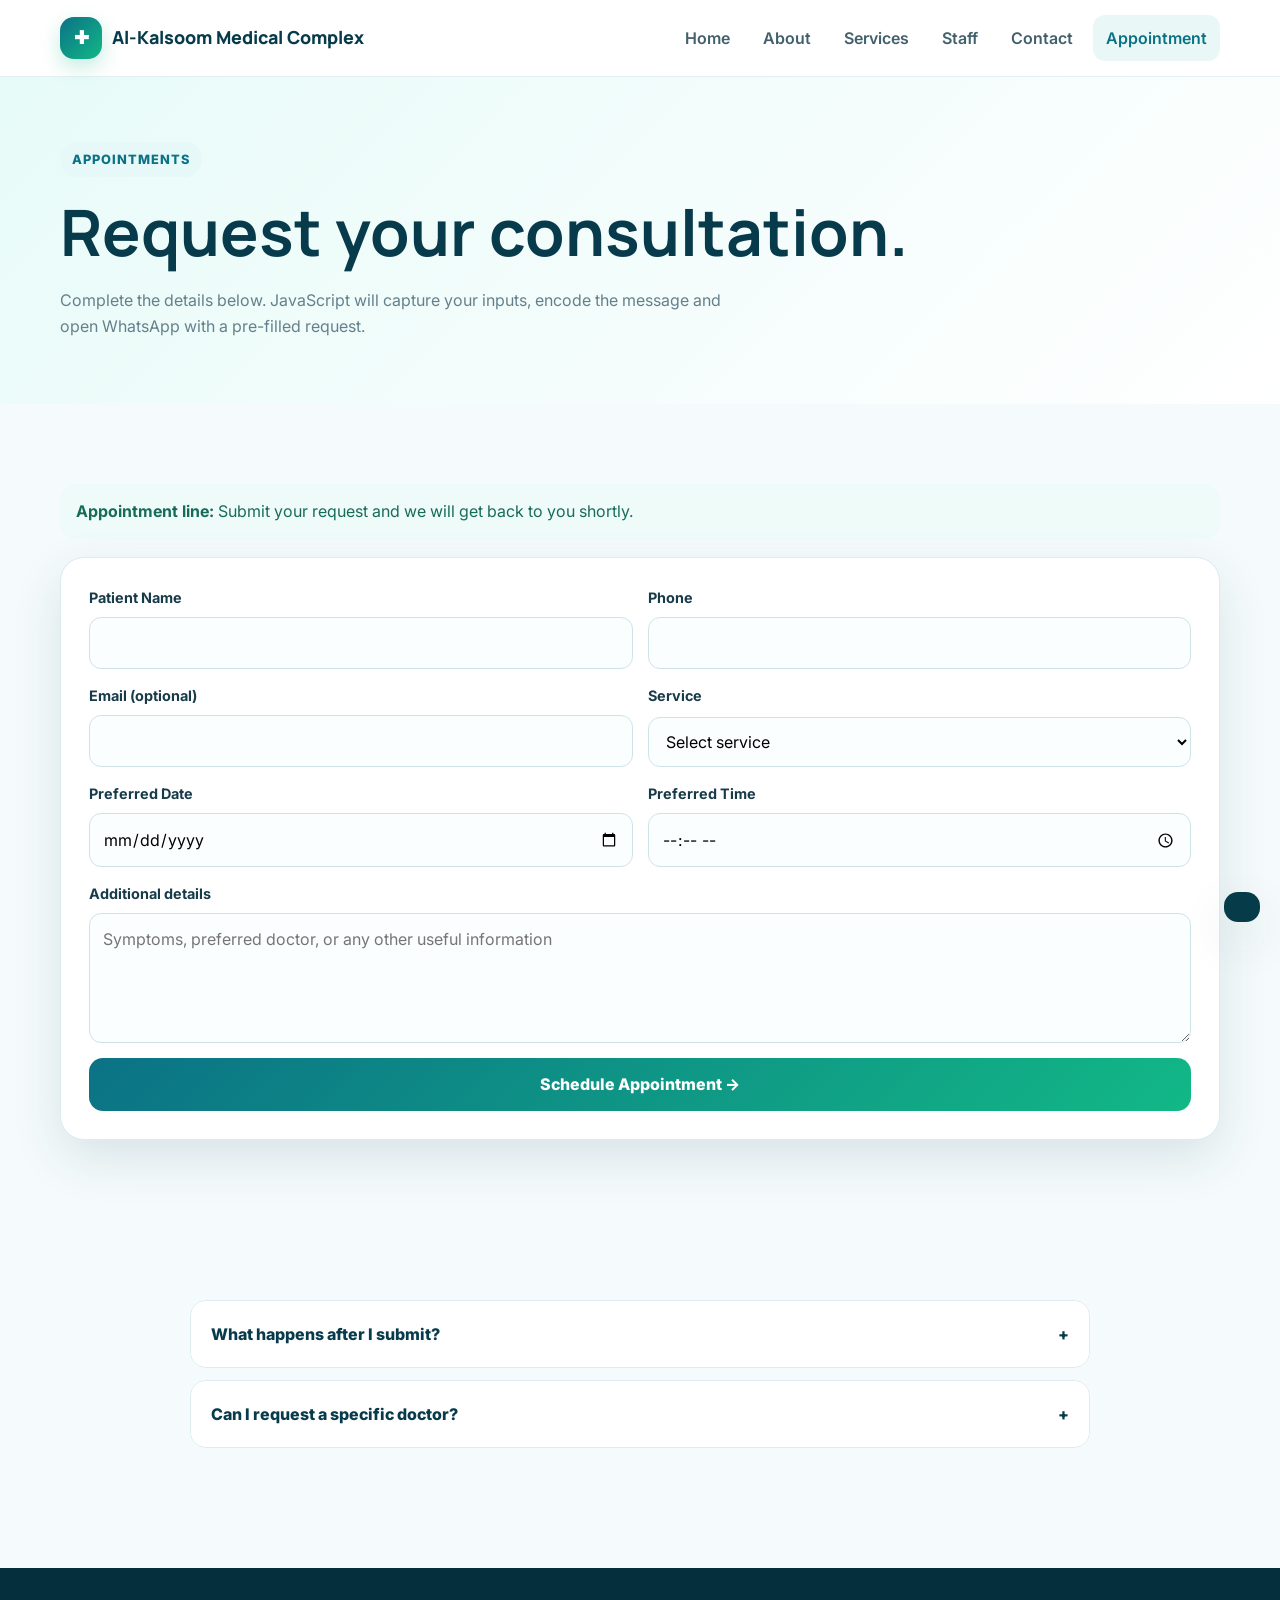
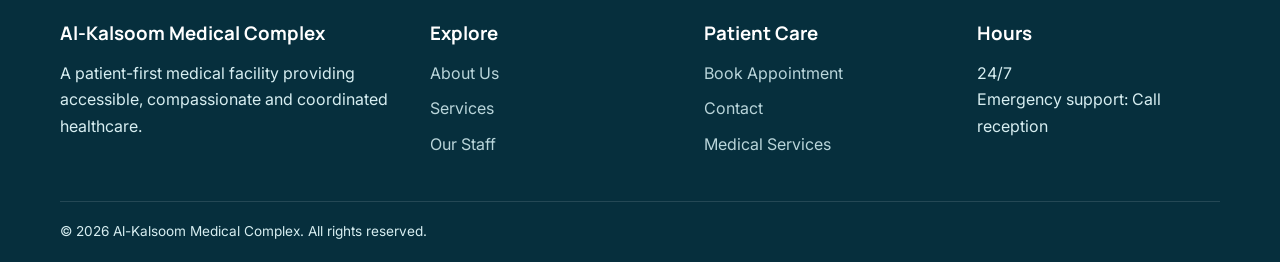
<file: appointment.html>
<!doctype html>
<html lang="en">
<head>
  <meta charset="utf-8">
  <meta name="viewport" content="width=device-width, initial-scale=1">
  <meta name="description" content="Al-Kalsoom Medical Complex — compassionate, modern healthcare.">
  <title>Appointment | Al-Kalsoom Medical Complex</title>
  <link rel="stylesheet" href="style.css">
</head>
<body>
<header class="navbar">
  <div class="container nav-inner">
    <a class="logo" href="index.html" aria-label="Al-Kalsoom Medical Complex home">
      <span class="logo-mark">✚</span>
      <span>Al-Kalsoom Medical Complex</span>
    </a>
    <button class="menu-btn" type="button" aria-label="Open navigation" aria-expanded="false">☰</button>
    <nav class="nav-links" aria-label="Main navigation">
      <a href="index.html">Home</a>
      <a href="about.html">About</a>
      <a href="services.html">Services</a>
      <a href="staff.html">Staff</a>
      <a href="contact.html">Contact</a>
      <a href="appointment.html">Appointment</a>
    </nav>
  </div>
</header>
<main>

<section class="page-hero"><div class="container">
  <span class="eyebrow">Appointments</span>
  <h1>Request your consultation.</h1>
  <p>Complete the details below. JavaScript will capture your inputs, encode the message and open WhatsApp with a pre-filled request.</p>
</div></section>

<section class="section"><div class="container appointment-container">
  <div class="notice"><b>Appointment line:</b>  Submit your request and we will get back to you shortly.</div>
  <div class="form-wrap">
    <form data-wa-form="Appointment Request">
      <div class="form-grid">
        <div class="field"><label for="patient-name">Patient Name</label><input id="patient-name" name="patient_name" required></div>
        <div class="field"><label for="patient-phone">Phone</label><input id="patient-phone" name="phone" type="tel" required></div>
        <div class="field"><label for="patient-email">Email (optional)</label><input id="patient-email" type="email" name="email"></div>
        <div class="field"><label for="patient-service">Service</label><select id="patient-service" name="service" required><option value="">Select service</option><option>Cardiology & Heart Care</option><option>Advanced Diagnostics</option><option>Pediatrics & Child Health</option><option>Dermatology & Skin Care</option><option>Orthopedics & Pain Care</option><option>Women's Health & Gynecology</option></select></div>
        <div class="field"><label for="preferred-date">Preferred Date</label><input id="preferred-date" type="date" name="preferred_date" required></div>
        <div class="field"><label for="preferred-time">Preferred Time</label><input id="preferred-time" type="time" name="preferred_time" required></div>
        <div class="field full"><label for="appointment-details">Additional details</label><textarea id="appointment-details" name="details" placeholder="Symptoms, preferred doctor, or any other useful information"></textarea></div>
        <div class="field full"><button class="btn btn-primary" type="submit">Schedule Appointment →</button></div>
      </div>
    </form>
  </div>
</div></section>

<section class="section"><div class="container">
  <div class="faqs">
    <div class="faq"><button type="button" aria-expanded="false"><span>What happens after I submit?</span><span>+</span></button><div class="faq-content">WhatsApp opens with a message containing your form details. Review it and press Send so the appointment team can respond.</div></div>
    <div class="faq"><button type="button" aria-expanded="false"><span>Can I request a specific doctor?</span><span>+</span></button><div class="faq-content">Yes. Include the doctor's name in the additional details field, or open a staff card and use its dedicated form.</div></div>
  </div>
</div></section>
</main>
<footer class="footer">
  <div class="container">
    <div class="footer-grid">
      <div>
        <h3>Al-Kalsoom Medical Complex</h3>
        <p>A patient-first medical facility providing accessible, compassionate and coordinated healthcare.</p>
      </div>
      <div>
        <h3>Explore</h3>
        <a href="about.html">About Us</a>
        <a href="services.html">Services</a>
        <a href="staff.html">Our Staff</a>
      </div>
      <div>
        <h3>Patient Care</h3>
        <a href="appointment.html">Book Appointment</a>
        <a href="contact.html">Contact</a>
        <a href="services.html">Medical Services</a>
      </div>
      <div>
        <h3>Hours</h3>
        <p>24/7</p>
        <p>Emergency support: Call reception</p>
      </div>
    </div>
    <div class="footer-bottom">
      <span>© 2026 Al-Kalsoom Medical Complex. All rights reserved.</span>
    </div>
  </div>
</footer>
<div class="toast" aria-live="polite"></div>

<script src="script.js"></script>
</body>
</html>
</file>
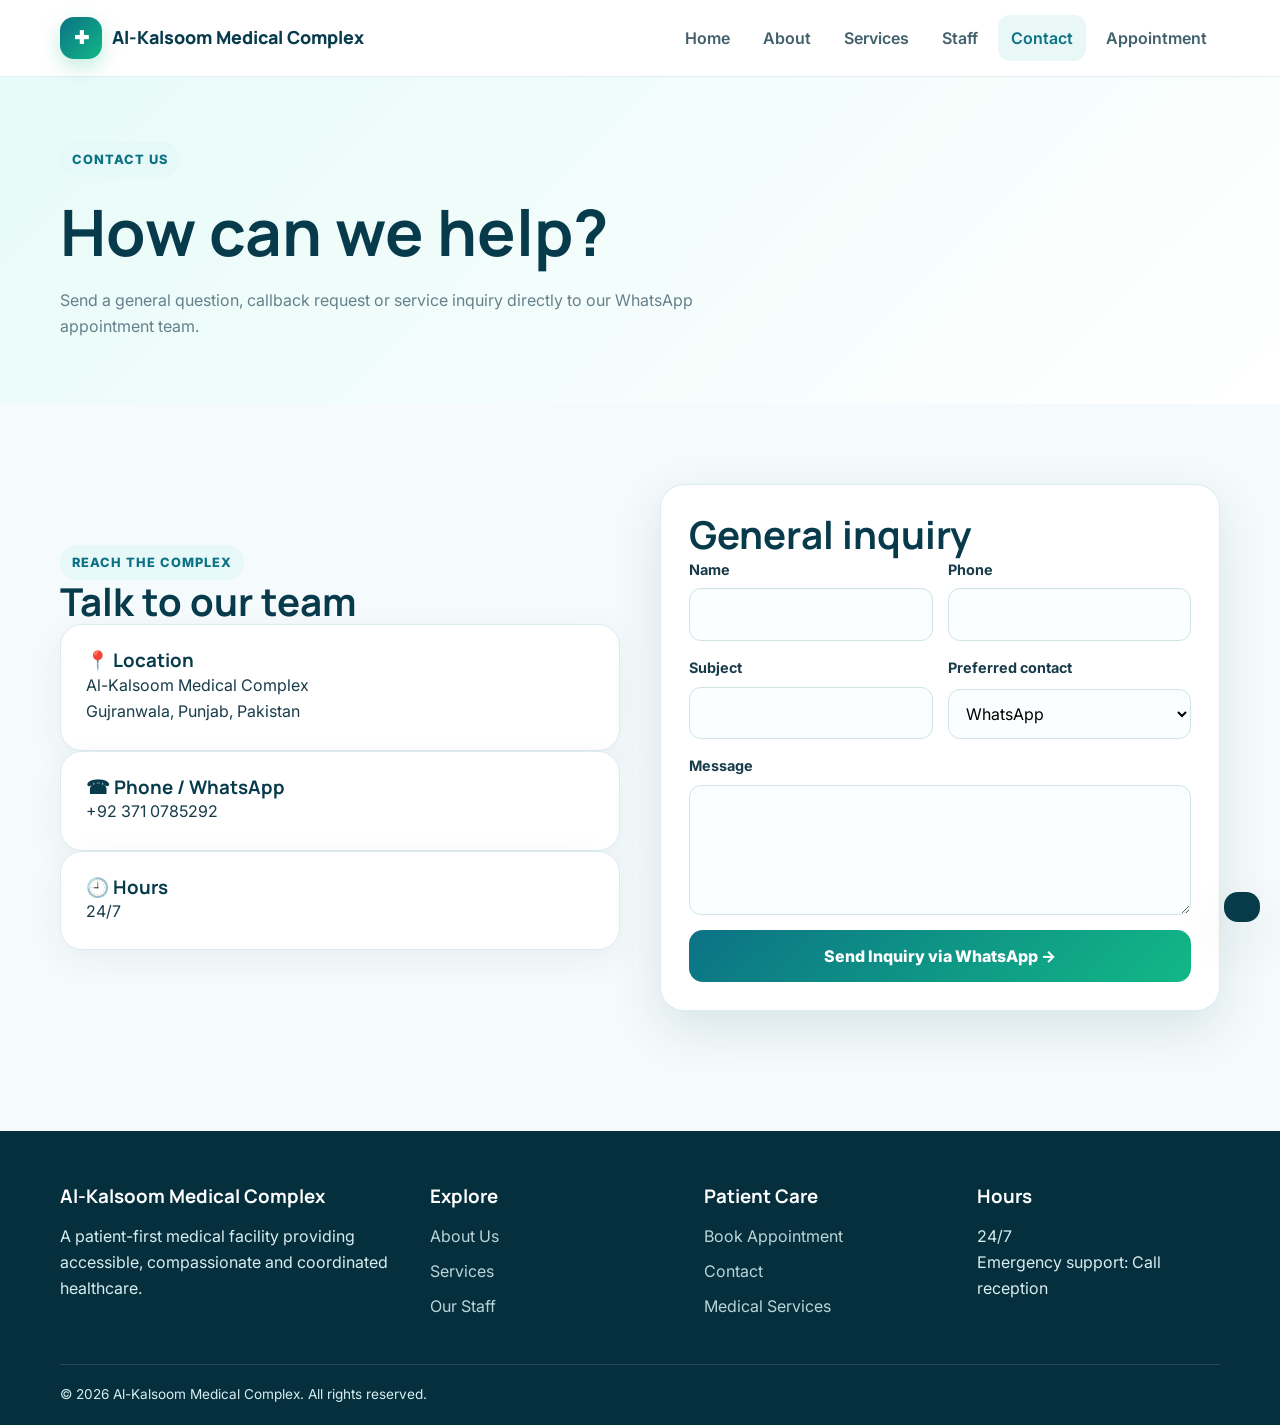
<file: contact.html>
<!doctype html>
<html lang="en">
<head>
  <meta charset="utf-8">
  <meta name="viewport" content="width=device-width, initial-scale=1">
  <meta name="description" content="Al-Kalsoom Medical Complex — compassionate, modern healthcare.">
  <title>Contact | Al-Kalsoom Medical Complex</title>
  <link rel="stylesheet" href="style.css">
</head>
<body>
<header class="navbar">
  <div class="container nav-inner">
    <a class="logo" href="index.html" aria-label="Al-Kalsoom Medical Complex home">
      <span class="logo-mark">✚</span>
      <span>Al-Kalsoom Medical Complex</span>
    </a>
    <button class="menu-btn" type="button" aria-label="Open navigation" aria-expanded="false">☰</button>
    <nav class="nav-links" aria-label="Main navigation">
      <a href="index.html">Home</a>
      <a href="about.html">About</a>
      <a href="services.html">Services</a>
      <a href="staff.html">Staff</a>
      <a href="contact.html">Contact</a>
      <a href="appointment.html">Appointment</a>
    </nav>
  </div>
</header>
<main>

<section class="page-hero"><div class="container">
  <span class="eyebrow">Contact us</span>
  <h1 class="contact-hero-title">How can we help?</h1>
  <p>Send a general question, callback request or service inquiry directly to our WhatsApp appointment team.</p>
</div></section>

<section class="section"><div class="container split">
  <div>
    <span class="eyebrow">Reach the complex</span>
    <h2 class="contact-team-title">Talk to our team</h2>
    <div class="card contact-card contact-card-first"><h3>📍 Location</h3><p class="contact-detail">Al-Kalsoom Medical Complex<br>Gujranwala, Punjab, Pakistan</p></div>
    <div class="card contact-card"><h3>☎ Phone / WhatsApp</h3><p class="contact-detail">+92 371 0785292</p></div>
    <div class="card contact-card"><h3>🕘 Hours</h3><p class="contact-detail">24/7</p></div>
  </div>
  <div class="form-wrap">
    <h2 class="inquiry-title">General inquiry</h2>
    
    <form data-wa-form="General Inquiry">
      <div class="form-grid">
        <div class="field"><label for="contact-name">Name</label><input id="contact-name" name="name" required></div>
        <div class="field"><label for="contact-phone">Phone</label><input id="contact-phone" name="phone" type="tel" required></div>
        <div class="field"><label for="contact-subject">Subject</label><input id="contact-subject" name="subject" required></div>
        <div class="field"><label for="contact-preferred">Preferred contact</label><select id="contact-preferred" name="preferred_contact"><option>WhatsApp</option><option>Phone call</option></select></div>
        <div class="field full"><label for="contact-message">Message</label><textarea id="contact-message" name="message" required></textarea></div>
        <div class="field full"><button class="btn btn-primary" type="submit">Send Inquiry via WhatsApp →</button></div>
      </div>
    </form>
  </div>
</div></section>
</main>
<footer class="footer">
  <div class="container">
    <div class="footer-grid">
      <div>
        <h3>Al-Kalsoom Medical Complex</h3>
        <p>A patient-first medical facility providing accessible, compassionate and coordinated healthcare.</p>
      </div>
      <div>
        <h3>Explore</h3>
        <a href="about.html">About Us</a>
        <a href="services.html">Services</a>
        <a href="staff.html">Our Staff</a>
      </div>
      <div>
        <h3>Patient Care</h3>
        <a href="appointment.html">Book Appointment</a>
        <a href="contact.html">Contact</a>
        <a href="services.html">Medical Services</a>
      </div>
      <div>
        <h3>Hours</h3>
        <p>24/7</p>
        <p>Emergency support: Call reception</p>
      </div>
    </div>
    <div class="footer-bottom">
      <span>© 2026 Al-Kalsoom Medical Complex. All rights reserved.</span>
    </div>
  </div>
</footer>
<div class="toast" aria-live="polite"></div>

<script src="script.js"></script>
</body>
</html>
</file>
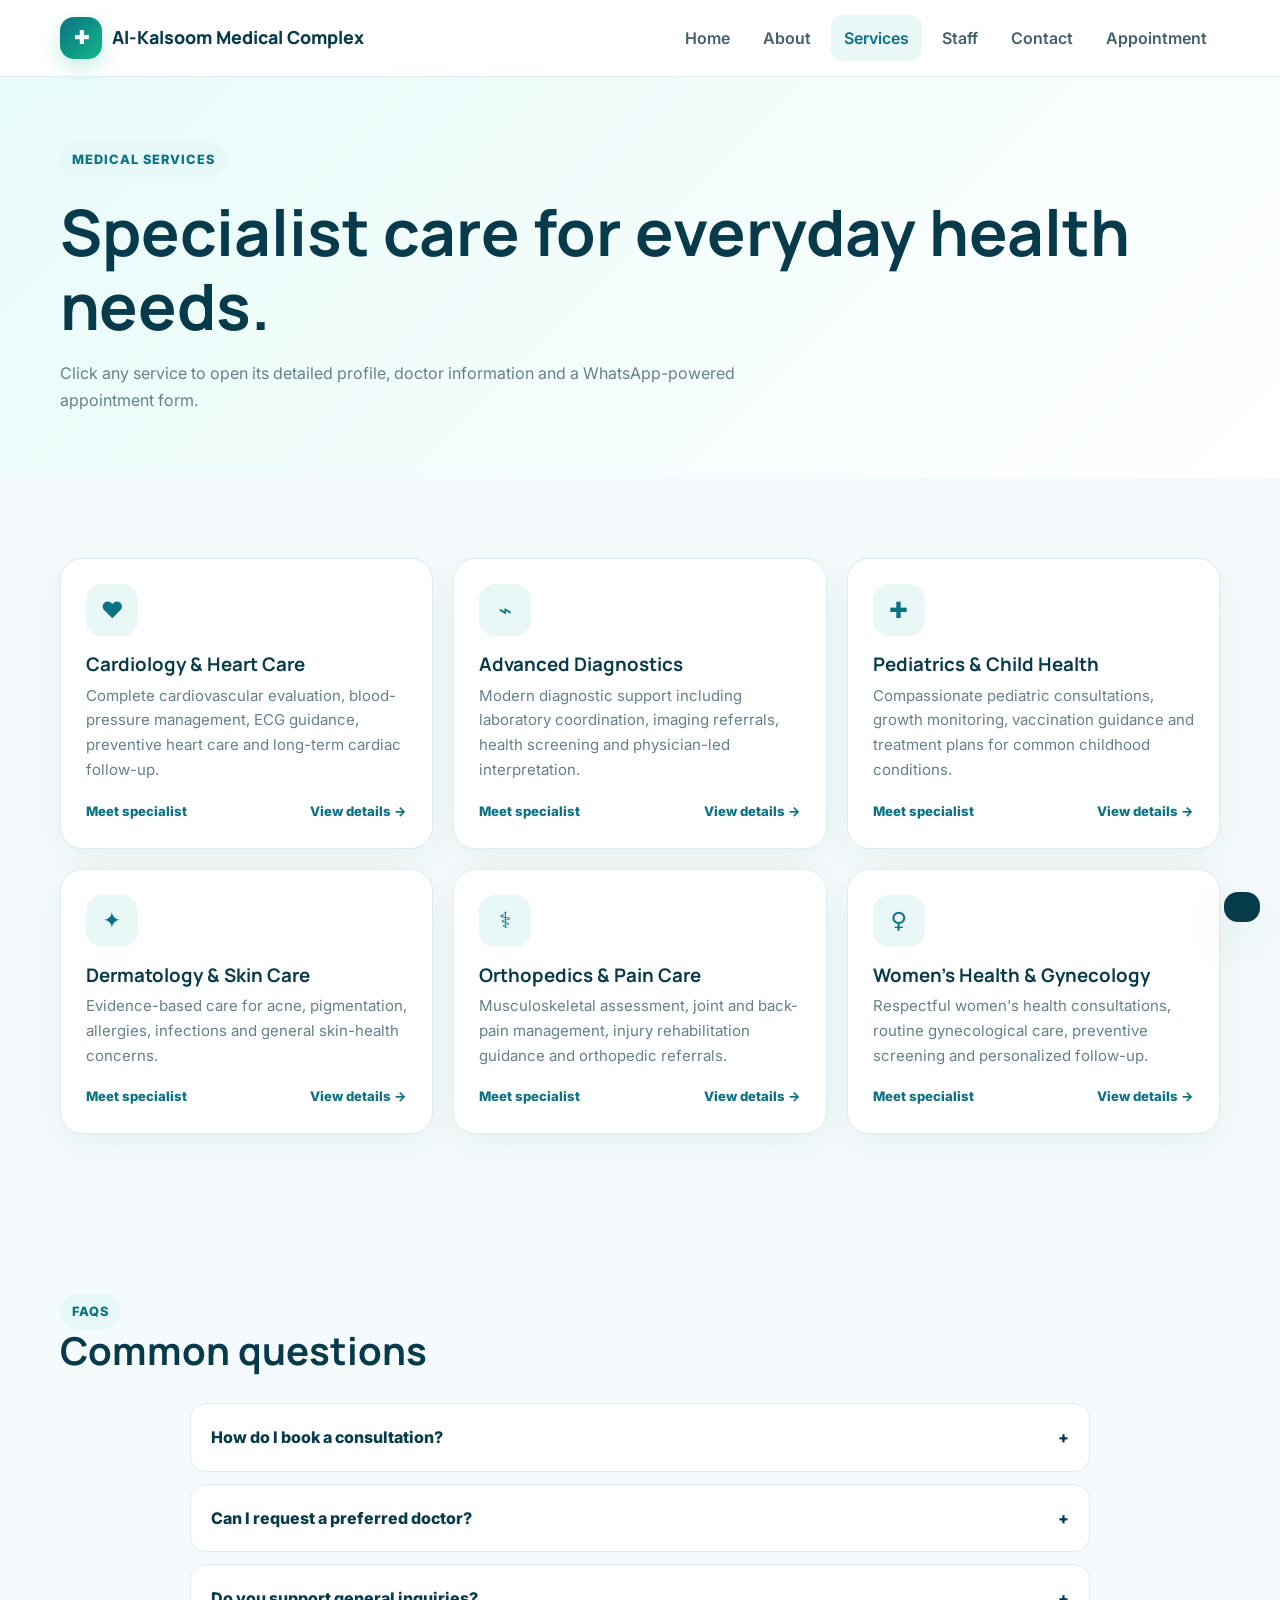
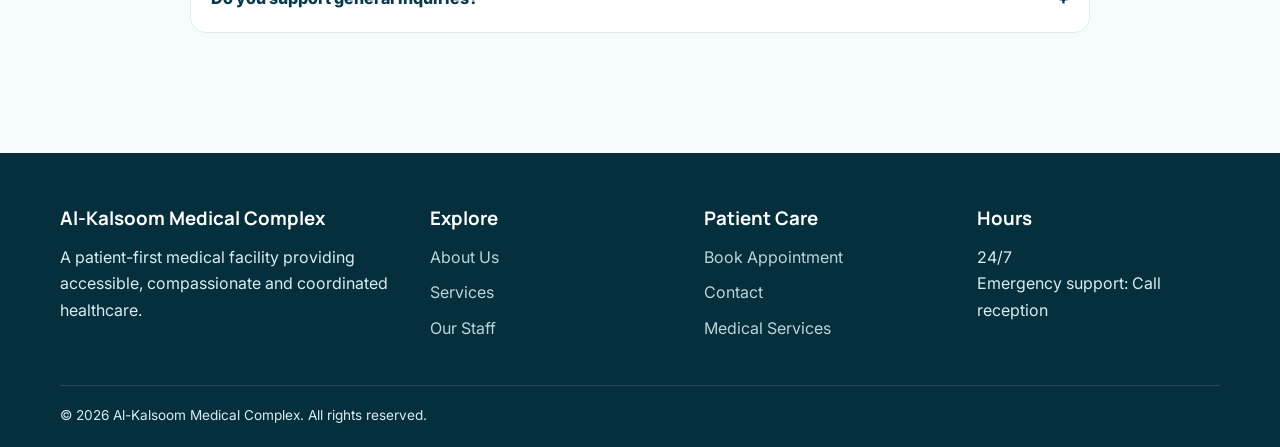
<file: services.html>
<!doctype html>
<html lang="en">
<head>
  <meta charset="utf-8">
  <meta name="viewport" content="width=device-width, initial-scale=1">
  <meta name="description" content="Al-Kalsoom Medical Complex — compassionate, modern healthcare.">
  <title>Services | Al-Kalsoom Medical Complex</title>
  <link rel="stylesheet" href="style.css">
</head>
<body>
<header class="navbar">
  <div class="container nav-inner">
    <a class="logo" href="index.html" aria-label="Al-Kalsoom Medical Complex home">
      <span class="logo-mark">✚</span>
      <span>Al-Kalsoom Medical Complex</span>
    </a>
    <button class="menu-btn" type="button" aria-label="Open navigation" aria-expanded="false">☰</button>
    <nav class="nav-links" aria-label="Main navigation">
      <a href="index.html">Home</a>
      <a href="about.html">About</a>
      <a href="services.html">Services</a>
      <a href="staff.html">Staff</a>
      <a href="contact.html">Contact</a>
      <a href="appointment.html">Appointment</a>
    </nav>
  </div>
</header>
<main>

<section class="page-hero"><div class="container">
  <span class="eyebrow">Medical services</span>
  <h1>Specialist care for everyday health needs.</h1>
  <p>Click any service to open its detailed profile, doctor information and a WhatsApp-powered appointment form.</p>
</div></section>

<section class="section"><div class="container">
  <div class="cards">
    <div class="card service-card" data-service="cardiology"><div class="icon">♥</div><h3>Cardiology & Heart Care</h3><p>Complete cardiovascular evaluation, blood-pressure management, ECG guidance, preventive heart care and long-term cardiac follow-up.</p><div class="service-meta"><span>Meet specialist</span><span>View details →</span></div></div>
    <div class="card service-card" data-service="diagnostics"><div class="icon">⌁</div><h3>Advanced Diagnostics</h3><p>Modern diagnostic support including laboratory coordination, imaging referrals, health screening and physician-led interpretation.</p><div class="service-meta"><span>Meet specialist</span><span>View details →</span></div></div>
    <div class="card service-card" data-service="pediatrics"><div class="icon">✚</div><h3>Pediatrics & Child Health</h3><p>Compassionate pediatric consultations, growth monitoring, vaccination guidance and treatment plans for common childhood conditions.</p><div class="service-meta"><span>Meet specialist</span><span>View details →</span></div></div>
    <div class="card service-card" data-service="dermatology"><div class="icon">✦</div><h3>Dermatology & Skin Care</h3><p>Evidence-based care for acne, pigmentation, allergies, infections and general skin-health concerns.</p><div class="service-meta"><span>Meet specialist</span><span>View details →</span></div></div>
    <div class="card service-card" data-service="orthopedics"><div class="icon">⚕</div><h3>Orthopedics & Pain Care</h3><p>Musculoskeletal assessment, joint and back-pain management, injury rehabilitation guidance and orthopedic referrals.</p><div class="service-meta"><span>Meet specialist</span><span>View details →</span></div></div>
    <div class="card service-card" data-service="gynecology"><div class="icon">♀</div><h3>Women's Health & Gynecology</h3><p>Respectful women's health consultations, routine gynecological care, preventive screening and personalized follow-up.</p><div class="service-meta"><span>Meet specialist</span><span>View details →</span></div></div>
  </div>
</div></section>

<section class="section"><div class="container">
  <div class="section-head"><div><span class="eyebrow">FAQs</span><h2 class="section-title">Common questions</h2></div></div>
  <div class="faqs">
    <div class="faq"><button type="button" aria-expanded="false"><span>How do I book a consultation?</span><span>+</span></button><div class="faq-content">Choose a service above or use the Appointment page. </div></div>
    <div class="faq"><button type="button" aria-expanded="false"><span>Can I request a preferred doctor?</span><span>+</span></button><div class="faq-content">Yes. Open a doctor or service profile and include your preferred doctor and time in the appointment form.</div></div>
    <div class="faq"><button type="button" aria-expanded="false"><span>Do you support general inquiries?</span><span>+</span></button><div class="faq-content">Yes. The Contact page includes a general inquiry form that uses the same programmatic messaging flow.</div></div>
  </div>
</div></section>
</main>
<footer class="footer">
  <div class="container">
    <div class="footer-grid">
      <div>
        <h3>Al-Kalsoom Medical Complex</h3>
        <p>A patient-first medical facility providing accessible, compassionate and coordinated healthcare.</p>
      </div>
      <div>
        <h3>Explore</h3>
        <a href="about.html">About Us</a>
        <a href="services.html">Services</a>
        <a href="staff.html">Our Staff</a>
      </div>
      <div>
        <h3>Patient Care</h3>
        <a href="appointment.html">Book Appointment</a>
        <a href="contact.html">Contact</a>
        <a href="services.html">Medical Services</a>
      </div>
      <div>
        <h3>Hours</h3>
        <p>24/7</p>
        <p>Emergency support: Call reception</p>
      </div>
    </div>
    <div class="footer-bottom">
      <span>© 2026 Al-Kalsoom Medical Complex. All rights reserved.</span>
      
    </div>
  </div>
</footer>
<div class="toast" aria-live="polite"></div>
<div class="modal" id="detailModal" aria-hidden="true">
  <div class="modal-box" role="dialog" aria-modal="true" aria-label="Service details">
    <button class="close" type="button" aria-label="Close">×</button>
    <div id="detailBody"></div>
  </div>
</div>
<script src="script.js"></script>
</body>
</html>
</file>
<file: style.css>
@import url('https://fonts.googleapis.com/css2?family=Inter:wght@400;500;600;700;800&family=Manrope:wght@600;700;800&display=swap');

:root{
  --primary:#0b7285;--primary-2:#12b886;--navy:#073b4c;--ink:#183b4a;
  --muted:#64808c;--bg:#f5fbfc;--white:#fff;--line:#dcecf0;
  --shadow:0 18px 50px rgba(7,59,76,.12);--radius:22px;
}
*{box-sizing:border-box;margin:0;padding:0}
html{scroll-behavior:smooth}
body{font-family:Inter,system-ui,sans-serif;color:var(--ink);background:var(--bg);line-height:1.65}
body.modal-open{overflow:hidden}
a{text-decoration:none;color:inherit}
img{max-width:100%;display:block}
button,input,textarea,select{font:inherit}
button{cursor:pointer}
.container{width:min(1160px,92%);margin:auto}

.navbar{position:sticky;top:0;z-index:50;background:rgba(255,255,255,.96);-webkit-backdrop-filter:blur(14px);backdrop-filter:blur(14px);border-bottom:1px solid rgba(220,236,240,.8)}
.nav-inner{min-height:76px;display:flex;align-items:center;justify-content:space-between;gap:20px}
.logo{display:flex;align-items:center;gap:10px;font-family:Manrope;font-weight:800;color:var(--navy);font-size:1.12rem}
.logo-mark{width:42px;height:42px;border-radius:14px;display:grid;place-items:center;color:#fff;background:linear-gradient(135deg,var(--primary),var(--primary-2));box-shadow:0 8px 20px rgba(18,184,134,.25)}
.nav-links{display:flex;gap:7px;align-items:center}
.nav-links a{padding:10px 13px;border-radius:12px;font-weight:600;color:#42606c;transition:.25s}
.nav-links a:hover,.nav-links a.active{background:#e9f8f7;color:var(--primary)}
.menu-btn{display:none;border:0;background:#e9f8f7;color:var(--primary);padding:10px 13px;border-radius:12px}

.hero{padding:80px 0 70px;background:radial-gradient(circle at 80% 20%,#c9f7eb 0,transparent 30%),linear-gradient(135deg,#effcfd,#fff)}
.hero-grid{display:grid;grid-template-columns:1.05fr .95fr;align-items:center;gap:55px}
.eyebrow{display:inline-flex;padding:7px 12px;border-radius:999px;background:#e6f8f7;color:var(--primary);font-weight:800;font-size:.8rem;text-transform:uppercase;letter-spacing:.08em}
h1,h2,h3{font-family:Manrope;color:var(--navy);line-height:1.15}
h1{font-size:clamp(2.4rem,5vw,4.6rem);margin:18px 0}
h2{font-size:clamp(1.9rem,3vw,2.8rem)}
.hero p{font-size:1.08rem;color:var(--muted);max-width:650px}
.hero-actions{display:flex;gap:13px;flex-wrap:wrap;margin-top:28px}

.btn{display:inline-flex;align-items:center;justify-content:center;gap:8px;border:0;border-radius:14px;padding:13px 20px;font-weight:800;transition:.25s;position:relative;overflow:hidden}
.btn:after{content:"";position:absolute;inset:0;background:rgba(255,255,255,.18);transform:translateX(-110%);transition:.35s}
.btn:hover:after{transform:translateX(0)}
.btn:hover{transform:translateY(-3px);box-shadow:0 12px 25px rgba(7,59,76,.16)}
.btn-primary{background:linear-gradient(135deg,var(--primary),var(--primary-2));color:#fff}
.btn-light{background:#fff;color:var(--primary);border:1px solid var(--line)}

.hero-card{background:#fff;padding:16px;border-radius:30px;box-shadow:var(--shadow);transform:rotate(1deg);animation:float 5s ease-in-out infinite}
.hero-card img{height:470px;width:100%;object-fit:cover;border-radius:22px}
@keyframes float{50%{transform:translateY(-8px) rotate(-1deg)}}

.section{padding:80px 0}
.section-head{display:flex;align-items:end;justify-content:space-between;gap:25px;margin-bottom:30px}
.section-head p{max-width:600px;color:var(--muted)}
.cards{display:grid;grid-template-columns:repeat(3,1fr);gap:20px}
.card{background:#fff;border:1px solid var(--line);border-radius:var(--radius);padding:25px;box-shadow:0 10px 35px rgba(7,59,76,.06);transition:.3s}
.card:hover{transform:translateY(-7px);box-shadow:var(--shadow);border-color:#b9e7e4}
.icon{width:52px;height:52px;border-radius:16px;display:grid;place-items:center;background:#e9f8f7;color:var(--primary);font-size:1.4rem;margin-bottom:18px}
.service-card{cursor:pointer}
.service-card h3{margin-bottom:8px}
.service-card p{color:var(--muted);font-size:.94rem}
.service-meta{display:flex;justify-content:space-between;gap:10px;margin-top:18px;font-size:.82rem;color:var(--primary);font-weight:800}
.stats{display:grid;grid-template-columns:repeat(4,1fr);gap:15px}
.stat{background:#fff;border:1px solid var(--line);padding:25px;border-radius:18px;text-align:center}
.stat strong{display:block;font:800 2rem Manrope;color:var(--primary)}

.page-hero{padding:65px 0;background:linear-gradient(135deg,#e7fbf8,#fff)}
.page-hero p{color:var(--muted);max-width:700px;margin-top:12px}
.split{display:grid;grid-template-columns:1fr 1fr;gap:40px;align-items:center}
.image-card{padding:10px;background:#fff;border-radius:28px;box-shadow:var(--shadow)}
.image-card img{border-radius:20px;height:430px;width:100%;object-fit:cover}
.checks{display:grid;gap:13px;margin-top:22px}
.checks div{display:flex;gap:10px}
.checks b{color:var(--primary)}

.doctor-grid{display:grid;grid-template-columns:repeat(3,1fr);gap:22px}
.doctor{overflow:hidden;padding:0;cursor:pointer}
.doctor img{height:300px;width:100%;object-fit:cover}
.doctor-body{padding:20px}
.doctor-body small{color:var(--primary);font-weight:800}
.doctor-body p{color:var(--muted);margin-top:7px}

.form-wrap{background:#fff;border:1px solid var(--line);border-radius:24px;padding:28px;box-shadow:var(--shadow)}
.form-grid{display:grid;grid-template-columns:1fr 1fr;gap:15px}
.field{display:grid;gap:7px}
.field.full{grid-column:1/-1}
label{font-weight:700;font-size:.9rem}
input,textarea,select{width:100%;border:1px solid #cfe3e7;background:#fbfeff;border-radius:12px;padding:12px 13px;outline:none;transition:.2s}
input:focus,textarea:focus,select:focus{border-color:var(--primary);box-shadow:0 0 0 4px #e6f8f7}
textarea{min-height:130px;resize:vertical}
.notice{padding:14px 16px;border-radius:14px;background:#effbf8;color:#176b5b;margin-bottom:18px}

.testimonials{display:grid;grid-template-columns:repeat(3,1fr);gap:20px}
.quote{font-size:1.05rem;color:#496872}
.quote:before{content:"“";font:800 3rem Manrope;color:#9bded2;line-height:.5;display:block}
.stars{color:#f59f00;letter-spacing:3px;margin-bottom:12px}

.faqs{display:grid;gap:12px;max-width:900px;margin:auto}
.faq{background:#fff;border:1px solid var(--line);border-radius:16px;overflow:hidden}
.faq button{width:100%;border:0;background:#fff;padding:20px;text-align:left;font-weight:800;color:var(--navy);display:flex;justify-content:space-between;gap:15px}
.faq button span:last-child{transition:.25s}
.faq.open button span:last-child{transform:rotate(45deg)}
.faq-content{max-height:0;overflow:hidden;padding:0 20px;color:var(--muted);transition:max-height .35s,padding .35s}
.faq.open .faq-content{max-height:300px;padding:0 20px 20px}

.cta{padding:40px;border-radius:28px;background:linear-gradient(135deg,var(--navy),var(--primary));color:#fff;display:flex;align-items:center;justify-content:space-between;gap:20px}
.cta h2{color:#fff}
.cta p{color:#d7f7f4;margin-top:8px}

.footer{background:#062f3d;color:#d7eef1;padding:55px 0 20px;margin-top:40px}
.footer-grid{display:grid;grid-template-columns:1.4fr 1fr 1fr 1fr;gap:30px}
.footer h3{color:#fff;margin-bottom:15px}
.footer a{display:block;color:#b9d5da;margin:9px 0;transition:.2s}
.footer a:hover{color:#6de0c3;transform:translateX(3px)}
.footer-bottom{border-top:1px solid rgba(255,255,255,.12);margin-top:35px;padding-top:18px;font-size:.85rem;display:flex;justify-content:space-between;gap:15px}

.modal{position:fixed;inset:0;background:rgba(3,31,40,.72);display:none;align-items:center;justify-content:center;padding:20px;z-index:100}
.modal.show{display:flex}
.modal-box{background:#fff;width:min(900px,100%);max-height:92vh;overflow:auto;border-radius:25px;position:relative;padding:28px;animation:pop .25s}
@keyframes pop{from{transform:scale(.94);opacity:0}to{transform:scale(1);opacity:1}}
.close{position:absolute;right:16px;top:14px;border:0;background:#edf8f8;color:var(--navy);width:40px;height:40px;border-radius:50%;font-size:1.4rem;z-index:2}
.close:hover{background:#d8f3ef;transform:rotate(90deg)}
.modal-grid{display:grid;grid-template-columns:.85fr 1.15fr;gap:25px}
.modal-grid img{height:330px;width:100%;object-fit:cover;border-radius:18px}
.modal-grid .form-wrap{padding:20px}

.toast{position:fixed;right:20px;bottom:20px;background:#063b4a;color:#fff;padding:15px 18px;border-radius:14px;box-shadow:var(--shadow);transform:translateY(140%);transition:.35s;z-index:200}
.toast.show{transform:translateY(0)}

@media(max-width:900px){
  .nav-links{display:none;position:absolute;left:4%;right:4%;top:72px;background:#fff;padding:10px;border-radius:18px;box-shadow:var(--shadow);flex-direction:column;align-items:stretch}
  .nav-links.show{display:flex}
  .nav-links a{text-align:center}
  .menu-btn{display:block}
  .hero-grid,.split,.modal-grid{grid-template-columns:1fr}
  .cards,.doctor-grid,.testimonials{grid-template-columns:repeat(2,1fr)}
  .stats{grid-template-columns:repeat(2,1fr)}
  .hero-card img{height:360px}
  .footer-grid{grid-template-columns:repeat(2,1fr)}
}
@media(max-width:600px){
  .section{padding:55px 0}
  .hero{padding:55px 0}
  .cards,.doctor-grid,.testimonials,.stats,.form-grid,.footer-grid{grid-template-columns:1fr}
  .field.full{grid-column:auto}
  .hero-actions,.cta,.footer-bottom{flex-direction:column;align-items:stretch}
  h1{font-size:2.55rem}
  .hero-card img{height:310px}
  .doctor img{height:270px}
  .cta{padding:28px}
  .page-hero{padding:48px 0}
  .modal-box{padding:20px}
}
</file>
